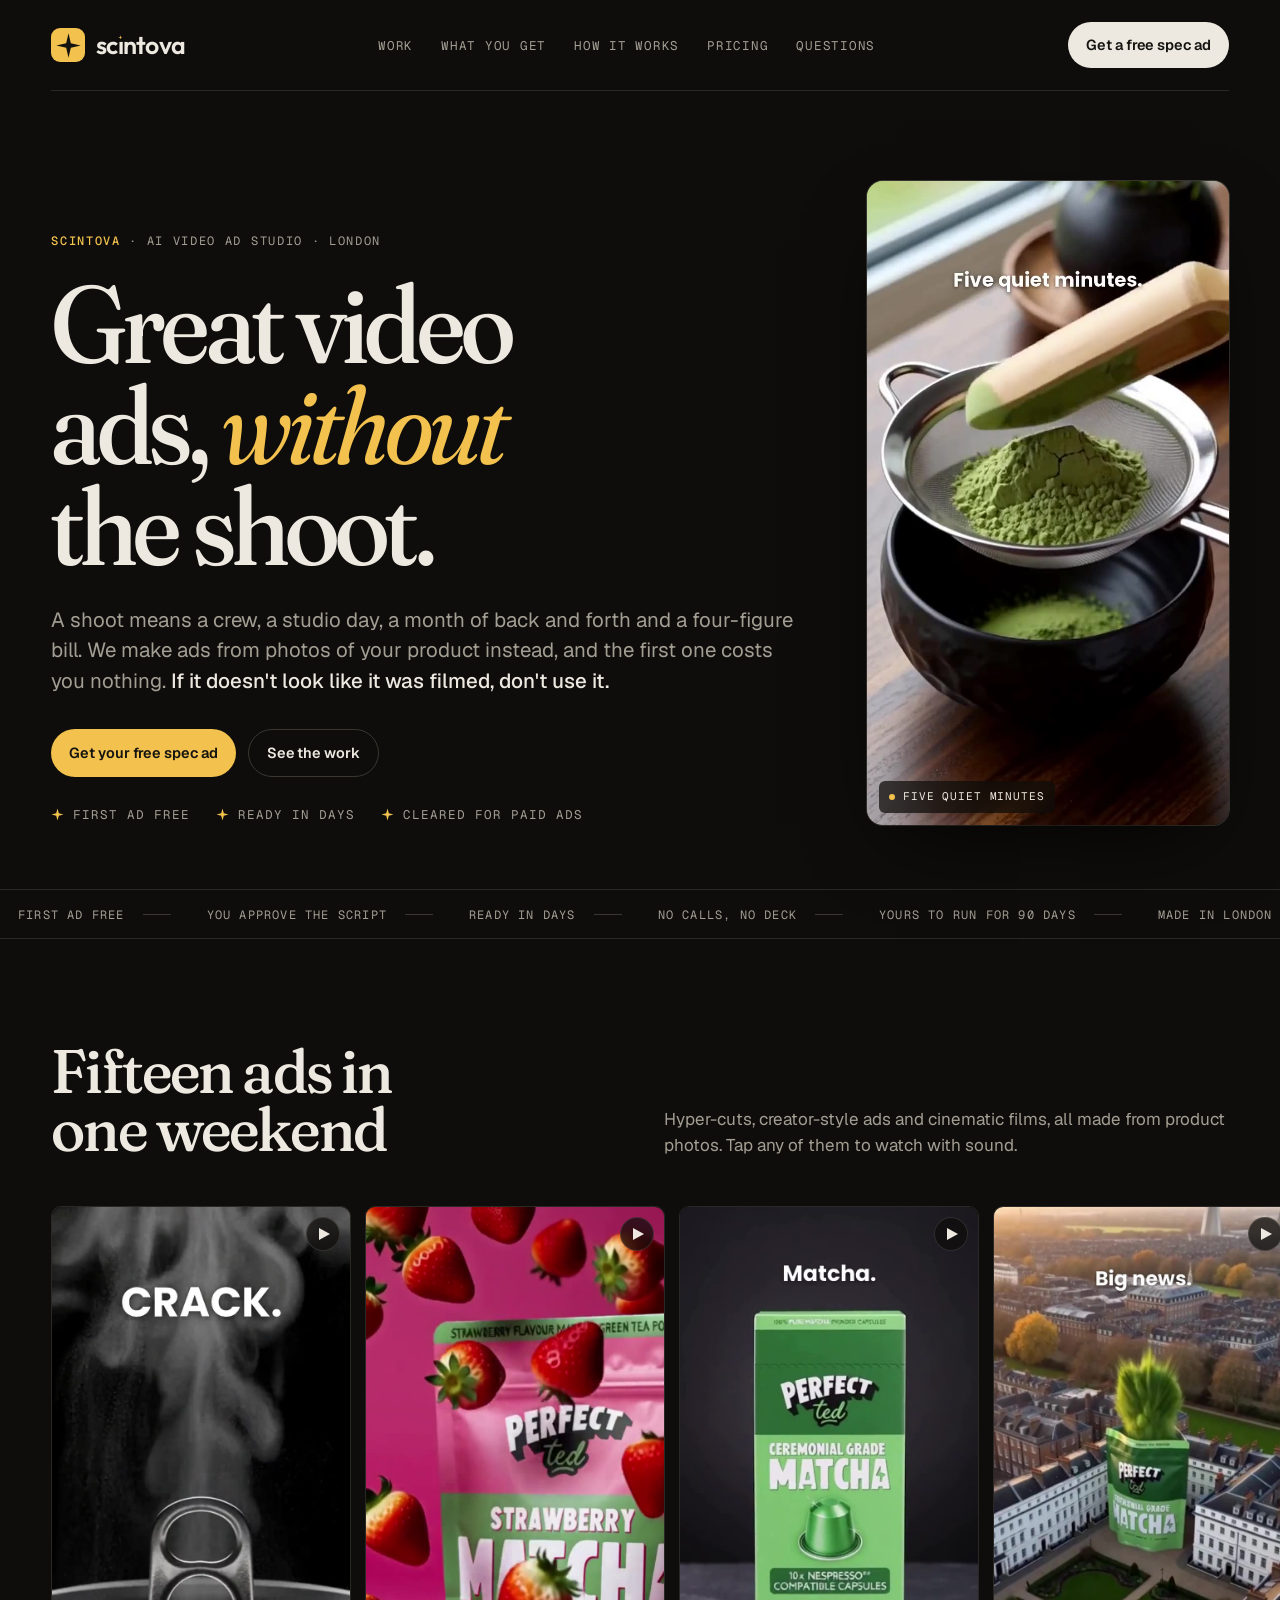
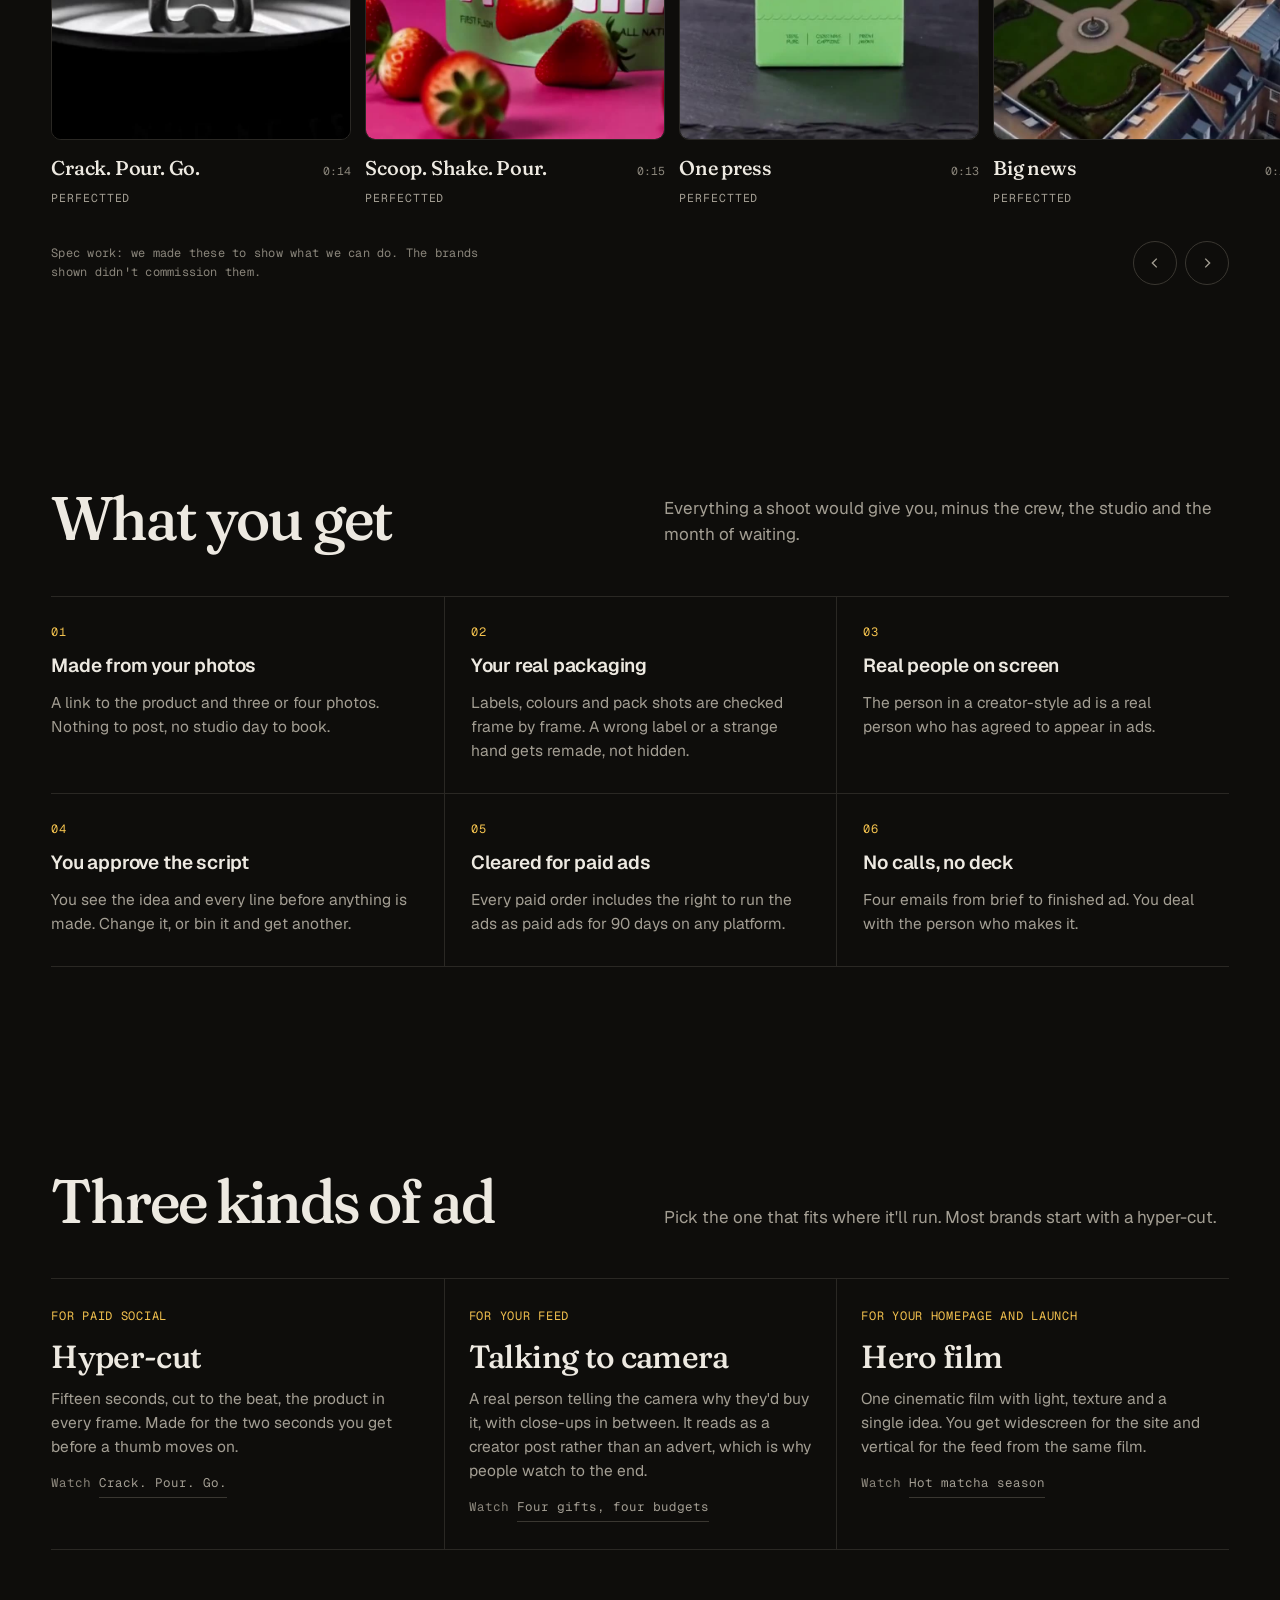
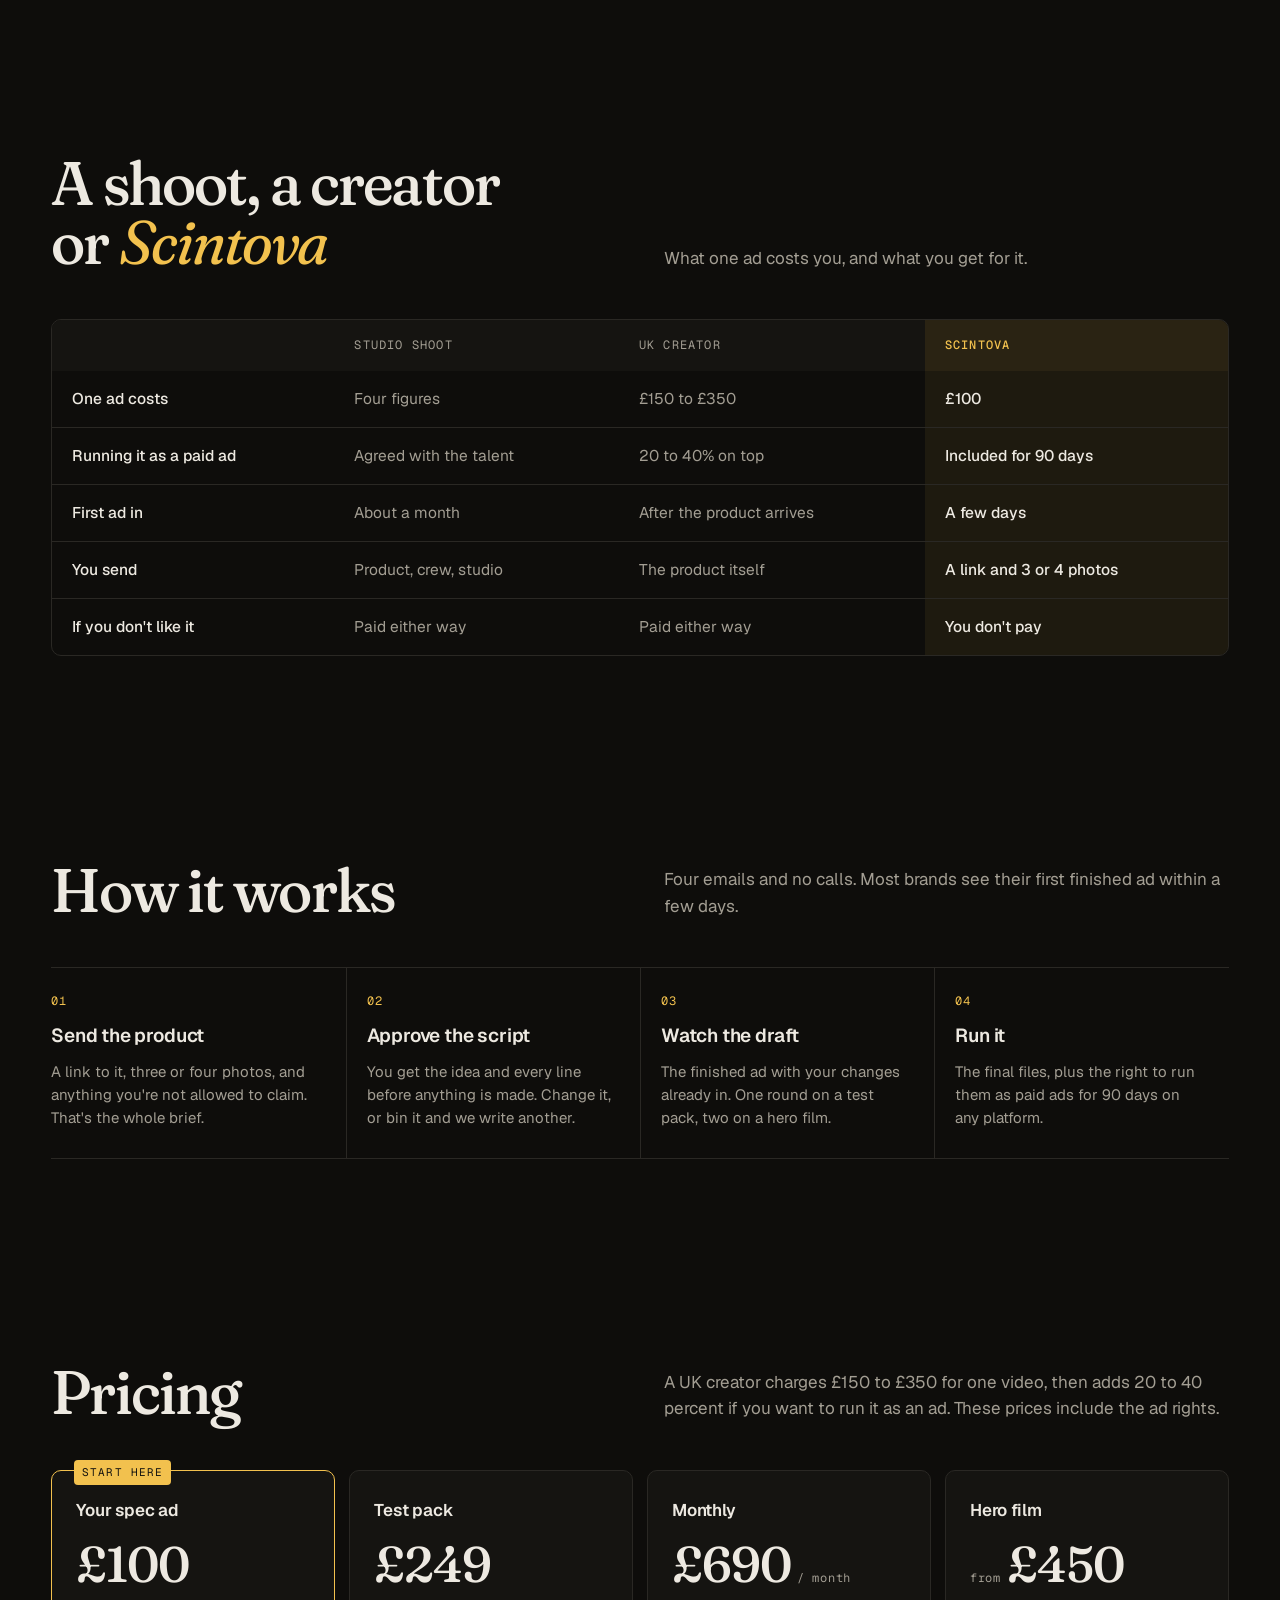
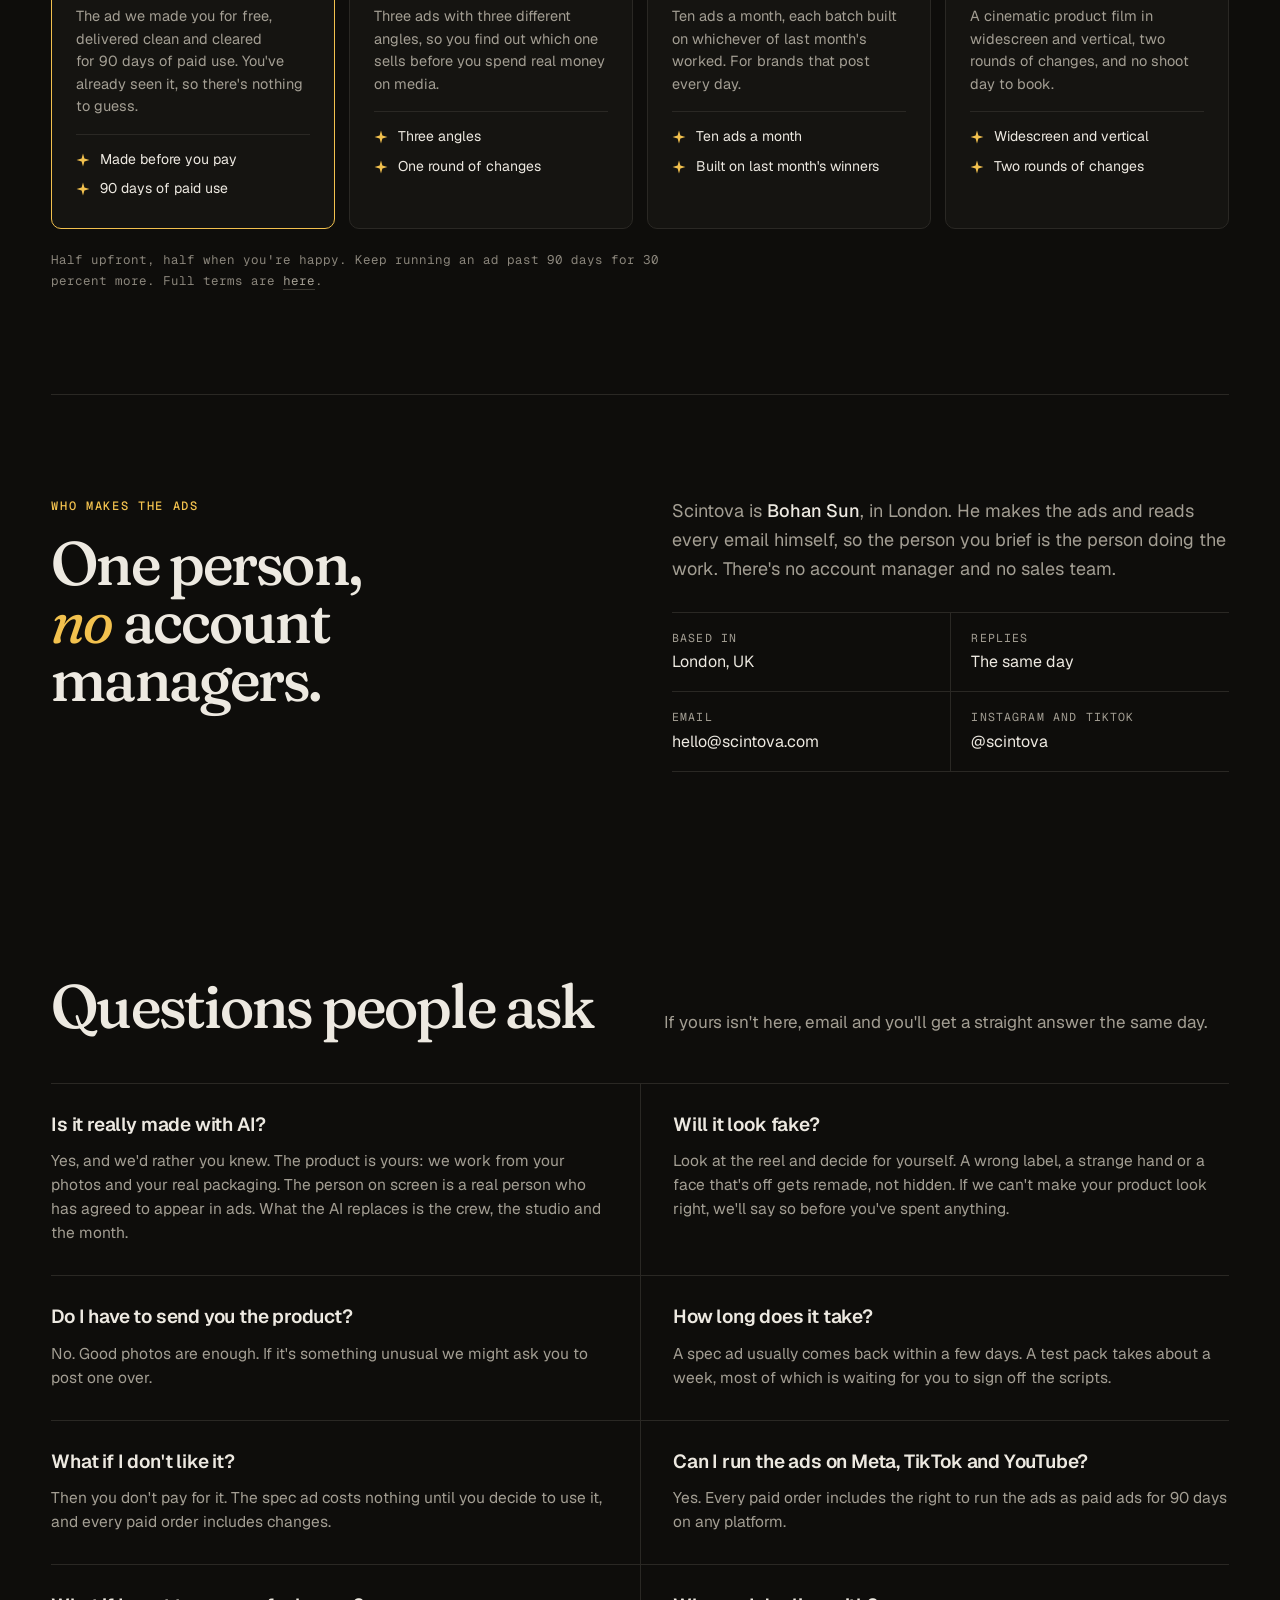
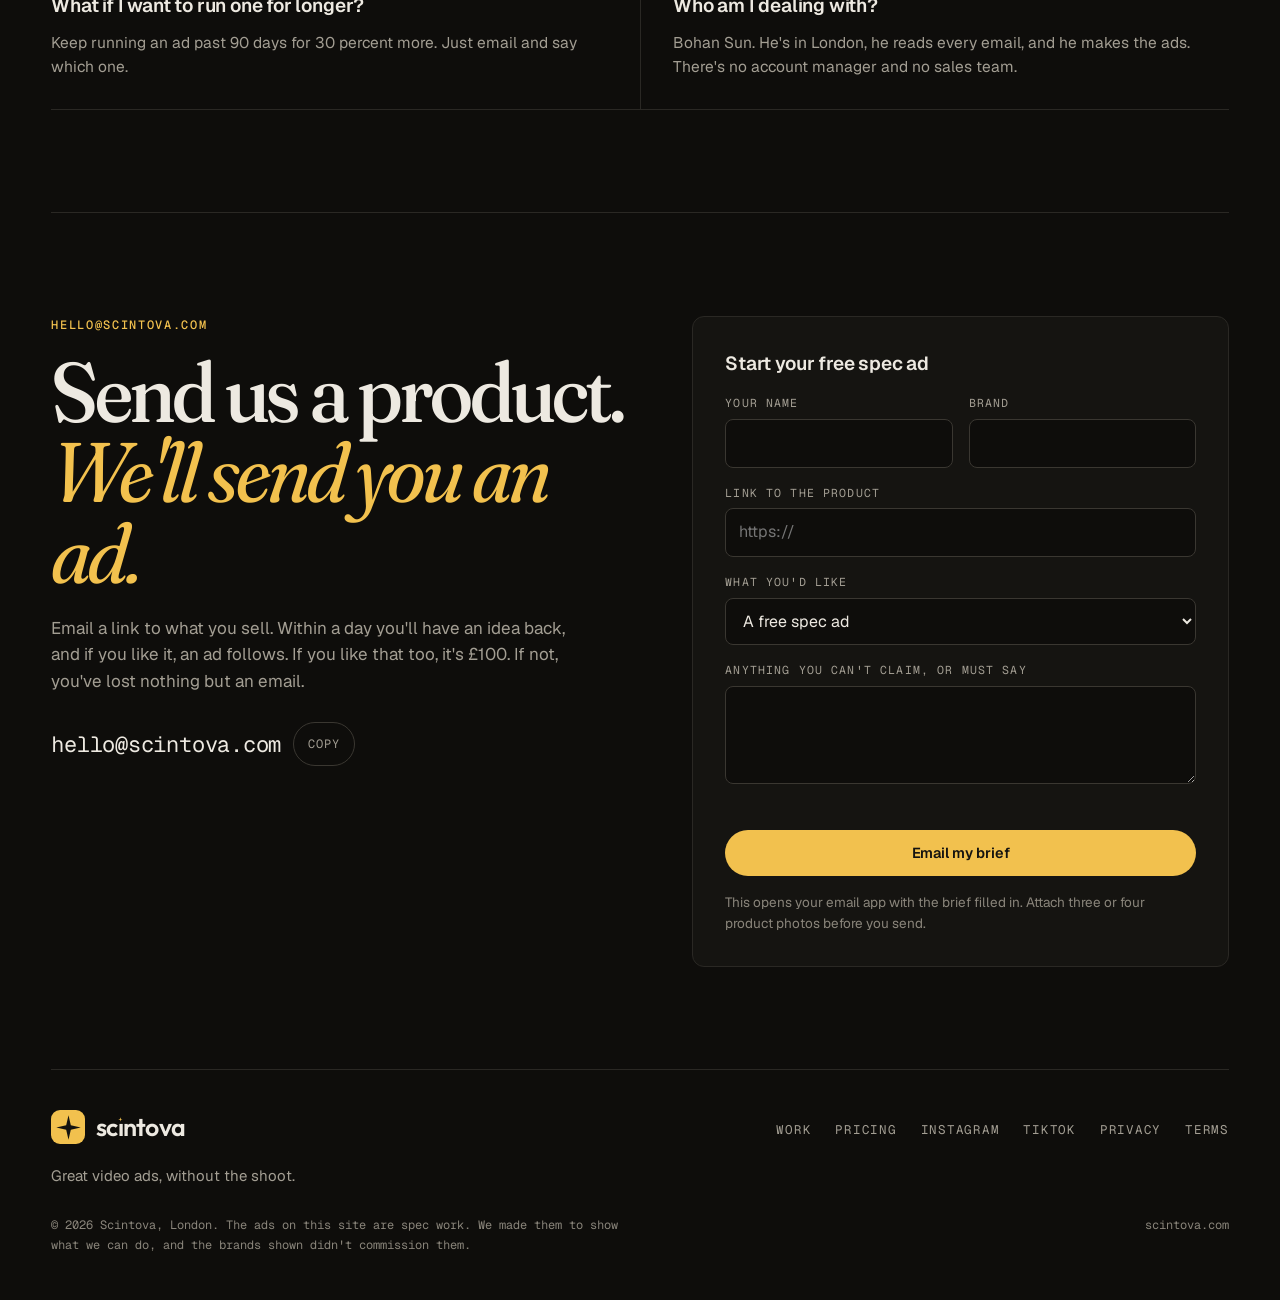
<file: index.html>
<!doctype html>
<html lang="en-GB">
<head>
<meta charset="utf-8">
<meta name="viewport" content="width=device-width,initial-scale=1,viewport-fit=cover">
<title>Scintova | Video ads without the shoot | London</title>
<meta name="description" content="Scintova makes scroll-stopping video ads from photos of your product. Real people, your real packaging, no shoot. Your first ad is free. Based in London.">
<link rel="canonical" href="https://scintova.com/">
<meta name="theme-color" content="#0E0D0B">
<link rel="icon" href="favicon.svg" type="image/svg+xml">
<link rel="icon" href="favicon-32.png" sizes="32x32" type="image/png">
<link rel="apple-touch-icon" href="apple-touch-icon.png">
<meta property="og:type" content="website">
<meta property="og:site_name" content="Scintova">
<meta property="og:url" content="https://scintova.com/">
<meta property="og:title" content="Scintova | Great video ads, without the shoot">
<meta property="og:description" content="Video ads made from photos of your product. Your first ad is free. Based in London.">
<meta property="og:image" content="https://scintova.com/assets/og.jpg">
<meta property="og:image:width" content="1200">
<meta property="og:image:height" content="630">
<meta property="og:locale" content="en_GB">
<meta name="twitter:card" content="summary_large_image">
<meta name="twitter:title" content="Scintova | Great video ads, without the shoot">
<meta name="twitter:description" content="Video ads made from photos of your product. Your first ad is free. Based in London.">
<meta name="twitter:image" content="https://scintova.com/assets/og.jpg">
<link rel="preload" href="assets/fonts/fraunces.woff2" as="font" type="font/woff2" crossorigin>
<link rel="preload" href="assets/fonts/geist.woff2" as="font" type="font/woff2" crossorigin>
<link rel="stylesheet" href="assets/site.css">
<script type="application/ld+json">
{"@context":"https://schema.org","@type":"Organization","name":"Scintova","url":"https://scintova.com/","logo":"https://scintova.com/assets/icon-512.png","email":"hello@scintova.com","description":"AI video ad studio making ads from photos of your product.","address":{"@type":"PostalAddress","addressLocality":"London","addressCountry":"GB"},"founder":{"@type":"Person","name":"Bohan Sun"},"sameAs":["https://www.instagram.com/scintova/","https://www.tiktok.com/@scintova"]}
</script>
<style>
  /* hero */
  .hero{display:grid;grid-template-columns:minmax(0,1.35fr) minmax(280px,.65fr);gap:clamp(28px,5vw,72px);align-items:end;padding-block:clamp(40px,7vw,96px) clamp(36px,5vw,64px)}
  .hero h1{font-family:var(--serif);font-weight:500;font-size:clamp(56px,8.6vw,138px);line-height:.92;letter-spacing:-.035em;margin-top:22px}
  .hero h1 em{font-style:italic;font-weight:400;color:var(--spark)}
  .lede{max-width:56ch;margin-top:28px;font-size:clamp(17px,1.6vw,21px);line-height:1.5;color:var(--ink2);text-wrap:pretty}
  .lede strong{color:var(--ink);font-weight:500}
  .hero-actions{display:flex;flex-wrap:wrap;gap:12px;margin-top:32px}
  .proof{display:flex;flex-wrap:wrap;gap:10px 26px;margin-top:28px;font-family:var(--mono);font-size:12.5px;letter-spacing:.08em;text-transform:uppercase;color:var(--ink2)}
  .proof li{display:inline-flex;align-items:center;gap:9px}
  .proof svg{width:13px;height:13px;flex:none}
  .phone{position:relative;aspect-ratio:9/16;width:100%;border-radius:16px;overflow:hidden;background:#000;box-shadow:0 30px 80px -30px rgba(0,0,0,.9),0 0 0 1px var(--line2)}
  .phone video,.phone img{position:absolute;inset:0;width:100%;height:100%;object-fit:cover;display:block}
  .phone .tag{position:absolute;left:12px;bottom:12px;display:flex;gap:8px;align-items:center;font-family:var(--mono);font-size:11px;letter-spacing:.08em;text-transform:uppercase;background:rgba(14,13,11,.72);backdrop-filter:blur(8px);padding:7px 10px;border-radius:6px;color:var(--ink)}
  .phone .tag i{width:6px;height:6px;border-radius:50%;background:var(--spark);display:inline-block}
  @media (max-width:860px){.hero{grid-template-columns:1fr;align-items:start}.phone{max-width:320px}}

  /* ticker */
  .ticker{border-top:1px solid var(--line);border-bottom:1px solid var(--line);overflow:hidden;white-space:nowrap;padding-block:12px;margin-inline:calc(var(--gutter) * -1)}
  .ticker-track{display:inline-flex;animation:ticker 48s linear infinite}
  .ticker span{display:inline-flex;align-items:center;gap:18px;padding-inline:18px;font-family:var(--mono);font-size:12px;letter-spacing:.1em;text-transform:uppercase;color:var(--ink2)}
  .ticker span::after{content:"";width:28px;height:1px;background:var(--line2);display:inline-block}
  @keyframes ticker{to{transform:translateX(-50%)}}

  /* reel */
  .reel-wrap{margin-inline:calc(var(--gutter) * -1)}
  .reel{display:flex;gap:14px;overflow-x:auto;scroll-snap-type:x mandatory;padding-inline:var(--gutter);scroll-padding-inline:var(--gutter);padding-bottom:14px;scrollbar-width:none;-webkit-overflow-scrolling:touch}
  .reel::-webkit-scrollbar{display:none}
  .card{flex:none;width:clamp(228px,24vw,300px);scroll-snap-align:start;text-align:left}
  .card .frame{display:block;position:relative;aspect-ratio:9/16;border-radius:10px;overflow:hidden;background:#000;border:1px solid var(--line);transition:transform .35s cubic-bezier(.2,.7,.2,1),border-color .2s}
  .card:hover .frame{transform:translateY(-4px);border-color:var(--line2)}
  .card video,.card img{position:absolute;inset:0;width:100%;height:100%;object-fit:cover;display:block}
  .card video{opacity:0;transition:opacity .4s}
  .card.playing video{opacity:1}
  .card .play{position:absolute;right:10px;top:10px;width:34px;height:34px;border-radius:50%;background:rgba(14,13,11,.72);backdrop-filter:blur(6px);display:grid;place-items:center;border:1px solid rgba(255,255,255,.12)}
  .card .play svg{width:12px;height:12px;fill:var(--ink);margin-left:2px}
  .card .meta{display:grid;grid-template-columns:1fr auto;gap:6px 12px;padding-top:12px;align-items:baseline}
  .card .meta .t{font-family:var(--serif);font-weight:500;font-size:20px;letter-spacing:-.01em}
  .card .meta .b{font-family:var(--mono);font-size:11.5px;letter-spacing:.08em;text-transform:uppercase;color:var(--ink2);grid-column:1}
  .card .meta .d{font-family:var(--mono);font-size:11.5px;color:var(--mute);font-variant-numeric:tabular-nums}
  .reel-note{display:flex;flex-wrap:wrap;justify-content:space-between;align-items:center;gap:12px 24px;margin-top:20px;font-family:var(--mono);font-size:12px;color:var(--mute);letter-spacing:.02em}
  .reel-note p{max-width:62ch}
  .arrows{display:flex;gap:8px}
  .arrows button{width:44px;height:44px;border:1px solid var(--line2);border-radius:50%;display:grid;place-items:center;color:var(--ink2)}
  .arrows button:hover{color:var(--ink);border-color:var(--ink)}
  .arrows svg{width:14px;height:14px;fill:none;stroke:currentColor;stroke-width:1.6}

  /* what you get */
  .perks{display:grid;grid-template-columns:repeat(3,minmax(0,1fr));border-top:1px solid var(--line)}
  .perk{padding:26px 26px 30px 0;border-bottom:1px solid var(--line);display:grid;gap:10px;align-content:start}
  .perk:not(:nth-child(3n+1)){padding-left:26px;border-left:1px solid var(--line)}
  .perk .n{font-family:var(--mono);font-size:12px;letter-spacing:.08em;color:var(--spark)}
  .perk h3{font-size:19px;font-weight:600;letter-spacing:-.01em}
  .perk p{color:var(--ink2);font-size:15.5px;text-wrap:pretty}
  @media (max-width:900px){.perks{grid-template-columns:1fr}.perk,.perk:not(:nth-child(3n+1)){padding-left:0;border-left:0}}

  /* formats */
  .formats{display:grid;grid-template-columns:repeat(3,minmax(0,1fr));border-top:1px solid var(--line)}
  .fmt{padding:28px 24px 32px 0;border-bottom:1px solid var(--line);display:grid;gap:14px;align-content:start}
  .fmt + .fmt{padding-left:24px;border-left:1px solid var(--line)}
  .fmt h3{font-family:var(--serif);font-weight:500;font-size:32px;letter-spacing:-.02em;line-height:1.05}
  .fmt .spec{font-family:var(--mono);font-size:12px;letter-spacing:.06em;color:var(--spark);text-transform:uppercase}
  .fmt p{color:var(--ink2);font-size:15.5px;text-wrap:pretty}
  .fmt .eg{font-family:var(--mono);font-size:12.5px;color:var(--mute)}
  .fmt .eg a{color:var(--ink2);border-bottom:1px solid var(--line2);padding-block:6px}
  .fmt .eg a:hover{color:var(--ink);border-color:var(--ink)}
  @media (max-width:860px){.formats{grid-template-columns:1fr}.fmt + .fmt{padding-left:0;border-left:0}}

  /* compare */
  .table-wrap{overflow-x:auto;border:1px solid var(--line);border-radius:10px}
  .compare{width:100%;min-width:640px;border-collapse:collapse;font-size:15.5px}
  .compare th,.compare td{padding:16px 20px;text-align:left;border-bottom:1px solid var(--line);vertical-align:top}
  .compare tr:last-child th,.compare tr:last-child td{border-bottom:0}
  .compare thead th{font-family:var(--mono);font-size:12px;font-weight:400;letter-spacing:.1em;text-transform:uppercase;color:var(--ink2);background:var(--bg2)}
  .compare tbody th{font-weight:500;color:var(--ink);width:24%}
  .compare td{color:var(--ink2)}
  .compare .us{background:rgba(242,193,78,.07);color:var(--ink);font-weight:500}
  .compare thead .us{color:var(--spark);background:rgba(242,193,78,.12)}
  @media (max-width:640px){
    .compare{min-width:0}
    .compare thead{position:absolute;width:1px;height:1px;overflow:hidden;clip-path:inset(50%);white-space:nowrap}
    .compare,.compare tbody,.compare tr,.compare tbody th{display:block}
    .compare tr{padding:18px 18px 14px;border-bottom:1px solid var(--line)}
    .compare tr:last-child{border-bottom:0}
    .compare tbody th,.compare tr:last-child th{width:auto;padding:0 0 8px;border:0;font-size:16px}
    .compare td,.compare tr:last-child td{display:grid;grid-template-columns:7.2em 1fr;gap:12px;align-items:baseline;padding:7px 0;border:0;font-size:15px}
    .compare td::before{content:attr(data-label);font-family:var(--mono);font-size:11px;letter-spacing:.08em;text-transform:uppercase;color:var(--mute)}
    .compare td.us,.compare tr:last-child td.us{margin:4px -10px 0;padding:9px 10px;border-radius:6px;background:rgba(242,193,78,.09)}
    .compare td.us::before{color:var(--spark)}
  }

  /* process */
  .steps{display:grid;grid-template-columns:repeat(4,minmax(0,1fr));border-top:1px solid var(--line)}
  .step{padding:24px 20px 28px 0;border-bottom:1px solid var(--line);display:grid;gap:10px;align-content:start}
  .step + .step{padding-left:20px;border-left:1px solid var(--line)}
  .step .n{font-family:var(--mono);font-size:12px;letter-spacing:.08em;color:var(--spark)}
  .step h3{font-size:19px;font-weight:600;letter-spacing:-.01em}
  .step p{color:var(--ink2);font-size:15px;text-wrap:pretty}
  @media (max-width:1000px){.steps{grid-template-columns:repeat(2,minmax(0,1fr))}.step:nth-child(odd){padding-left:0;border-left:0}.step:nth-child(even){padding-left:20px;border-left:1px solid var(--line)}}
  @media (max-width:560px){.steps{grid-template-columns:1fr}.step,.step + .step{padding-left:0;border-left:0}}

  /* pricing */
  .offers{display:grid;grid-template-columns:repeat(4,minmax(0,1fr));gap:14px}
  .offer{border:1px solid var(--line);background:var(--bg2);padding:26px 24px 28px;display:grid;gap:16px;align-content:start;border-radius:10px;position:relative}
  .offer.hot{border-color:var(--spark)}
  .offer .flag{position:absolute;top:-11px;left:22px;background:var(--spark);color:#151410;font-family:var(--mono);font-size:11px;letter-spacing:.1em;text-transform:uppercase;padding:4px 8px;border-radius:4px}
  .offer h3{font-size:17px;font-weight:600;letter-spacing:-.01em}
  .offer .price{font-family:var(--serif);font-weight:500;font-size:50px;line-height:1;letter-spacing:-.02em;font-variant-numeric:tabular-nums}
  .offer .price small{font-family:var(--mono);font-size:12px;letter-spacing:.06em;color:var(--ink2);margin-left:6px;font-weight:400}
  .offer p{color:var(--ink2);font-size:14.5px;text-wrap:pretty}
  .offer ul{display:grid;gap:8px;padding-top:14px;border-top:1px solid var(--line)}
  .offer li{display:flex;gap:10px;font-size:14px;color:var(--ink)}
  .offer li svg{width:14px;height:14px;flex:none;margin-top:4px}
  .terms{margin-top:20px;font-family:var(--mono);font-size:12.5px;color:var(--mute);line-height:1.7;max-width:80ch}
  @media (max-width:1100px){.offers{grid-template-columns:repeat(2,minmax(0,1fr))}}
  @media (max-width:560px){.offers{grid-template-columns:1fr}}

  /* about */
  .about{display:grid;grid-template-columns:minmax(0,1fr) minmax(0,1fr);gap:32px 64px;border-top:1px solid var(--line);align-items:start}
  .about h2{font-family:var(--serif);font-weight:500;font-size:clamp(38px,4.8vw,66px);line-height:.95;letter-spacing:-.03em;margin-top:18px}
  .about h2 em{font-style:italic;font-weight:400;color:var(--spark)}
  .about .body p{color:var(--ink2);font-size:18px;line-height:1.6;text-wrap:pretty}
  .about .body p strong{color:var(--ink);font-weight:500}
  .facts{display:grid;grid-template-columns:repeat(2,minmax(0,1fr));margin-top:28px;border-top:1px solid var(--line)}
  .facts li{display:grid;gap:4px;padding:16px 0;border-bottom:1px solid var(--line);font-size:16px}
  .facts li:nth-child(even){padding-left:20px;border-left:1px solid var(--line)}
  .facts li span{font-family:var(--mono);font-size:11.5px;letter-spacing:.1em;text-transform:uppercase;color:var(--ink2)}
  .facts a:hover{color:var(--spark)}
  @media (max-width:860px){.about{grid-template-columns:1fr}}

  /* faq */
  .faq{display:grid;grid-template-columns:repeat(2,minmax(0,1fr));border-top:1px solid var(--line)}
  .qa{padding:26px 32px 30px 0;border-bottom:1px solid var(--line);display:grid;gap:10px;align-content:start}
  .qa:nth-child(even){padding-left:32px;padding-right:0;border-left:1px solid var(--line)}
  .qa h3{font-size:19px;font-weight:600;letter-spacing:-.01em}
  .qa p{color:var(--ink2);font-size:15.5px;text-wrap:pretty;max-width:60ch}
  @media (max-width:760px){.faq{grid-template-columns:1fr}.qa:nth-child(even){padding-left:0;border-left:0}}

  /* contact */
  .contact{border-top:1px solid var(--line);display:grid;grid-template-columns:minmax(0,1.05fr) minmax(0,.95fr);gap:48px;align-items:start}
  .contact h2{font-family:var(--serif);font-weight:500;font-size:clamp(46px,6.6vw,104px);line-height:.95;letter-spacing:-.035em;margin-top:18px}
  .contact h2 em{font-style:italic;font-weight:400;color:var(--spark)}
  .contact .intro{color:var(--ink2);font-size:17px;max-width:48ch;margin-top:22px;text-wrap:pretty}
  .email{display:flex;flex-wrap:wrap;align-items:center;gap:12px;margin-top:28px}
  .email code{font-family:var(--mono);font-size:clamp(16px,2vw,22px);color:var(--ink);user-select:all;letter-spacing:-.01em}
  .email button{min-height:44px;font-family:var(--mono);font-size:12px;letter-spacing:.08em;text-transform:uppercase;border:1px solid var(--line2);padding:9px 14px;border-radius:999px;color:var(--ink2)}
  .email button:hover{color:var(--ink);border-color:var(--ink)}
  .brief{display:grid;gap:16px;background:var(--bg2);border:1px solid var(--line);border-radius:12px;padding:clamp(20px,3vw,32px)}
  .brief h3{font-size:19px;font-weight:600;letter-spacing:-.01em}
  .brief .row2{display:grid;grid-template-columns:repeat(2,minmax(0,1fr));gap:16px}
  .brief label{display:grid;gap:7px;font-family:var(--mono);font-size:11.5px;letter-spacing:.1em;text-transform:uppercase;color:var(--ink2)}
  .brief input,.brief select,.brief textarea{width:100%;min-height:46px;background:var(--bg);border:1px solid var(--line2);border-radius:8px;padding:11px 13px;font-family:var(--body);font-size:16px;letter-spacing:0;text-transform:none;color:var(--ink)}
  .brief textarea{resize:vertical;min-height:92px}
  .brief input:focus,.brief select:focus,.brief textarea:focus{outline:2px solid var(--spark);outline-offset:1px;border-color:transparent}
  .brief .note{font-size:13.5px;color:var(--mute)}
  .brief .err{font-size:13.5px;color:#F59E8B;min-height:1em}
  @media (max-width:900px){.contact{grid-template-columns:1fr}}
  @media (max-width:520px){.brief .row2{grid-template-columns:1fr}}

  /* lightbox */
  .lb{position:fixed;inset:0;background:rgba(8,8,7,.92);backdrop-filter:blur(10px);display:grid;place-items:center;z-index:50;padding:20px;padding-top:calc(20px + env(safe-area-inset-top,0px));padding-bottom:calc(20px + env(safe-area-inset-bottom,0px))}
  .lb[hidden]{display:none}
  .lb .box{position:relative;height:min(88vh,1000px);aspect-ratio:9/16;max-width:100%;border-radius:12px;overflow:hidden;background:#000;box-shadow:0 40px 120px -40px #000}
  .lb video{width:100%;height:100%;object-fit:contain;display:block;background:#000}
  .lb .close{position:fixed;top:calc(18px + env(safe-area-inset-top,0px));right:22px;width:44px;height:44px;border-radius:50%;background:rgba(255,255,255,.08);border:1px solid rgba(255,255,255,.14);display:grid;place-items:center;color:var(--ink)}
  .lb .close svg{width:16px;height:16px;stroke:currentColor;stroke-width:1.8;fill:none}
  .lb .cap{position:fixed;left:50%;transform:translateX(-50%);bottom:calc(22px + env(safe-area-inset-bottom,0px));font-family:var(--mono);font-size:12px;letter-spacing:.08em;text-transform:uppercase;color:var(--ink2);white-space:nowrap}

  @media (prefers-reduced-motion:reduce){.ticker-track{animation:none}.card:hover .frame{transform:none}html{scroll-behavior:auto}}
</style>
</head>
<body>
<a class="skip" href="#main">Skip to content</a>
<svg width="0" height="0" style="position:absolute" aria-hidden="true">
  <symbol id="spark" viewBox="0 0 100 100"><path d="M50 4 L60 40 L96 50 L60 60 L50 96 L40 60 L4 50 L40 40 Z"/></symbol>
</svg>
<div class="wrap">
  <header class="nav">
    <a class="mark" href="#top" aria-label="Scintova, back to top">
      <span class="tile" aria-hidden="true"><svg viewBox="0 0 100 100"><path d="M50 8 L58 42 L92 50 L58 58 L50 92 L42 58 L8 50 L42 42 Z" fill="#141310"/></svg></span>
      <span class="word" aria-hidden="true">sc<span class="i"><b>i</b><span>ı</span><svg viewBox="0 0 100 100"><path d="M50 4 L60 40 L96 50 L60 60 L50 96 L40 60 L4 50 L40 40 Z" fill="#F2C14E"/></svg></span>ntova</span>
    </a>
    <nav aria-label="Main">
      <ul>
        <li><a href="#work">Work</a></li>
        <li><a href="#included">What you get</a></li>
        <li><a href="#process">How it works</a></li>
        <li><a href="#pricing">Pricing</a></li>
        <li><a href="#faq">Questions</a></li>
      </ul>
    </nav>
    <a class="cta" href="#contact">Get a free spec ad</a>
  </header>

  <main id="main">
  <section class="hero" id="top">
    <div>
      <p class="eyebrow"><b>Scintova</b> · AI video ad studio · London</p>
      <h1>Great video<br>ads, <em>without</em><br>the shoot.</h1>
      <p class="lede">A shoot means a crew, a studio day, a month of back and forth and a four-figure bill. We make ads from photos of your product instead, and the first one costs you nothing. <strong>If it doesn't look like it was filmed, don't use it.</strong></p>
      <div class="hero-actions">
        <a class="cta gold" href="#contact">Get your free spec ad</a>
        <a class="cta ghost" href="#work">See the work</a>
      </div>
      <ul class="proof">
        <li><svg aria-hidden="true" fill="#F2C14E"><use href="#spark"/></svg>First ad free</li>
        <li><svg aria-hidden="true" fill="#F2C14E"><use href="#spark"/></svg>Ready in days</li>
        <li><svg aria-hidden="true" fill="#F2C14E"><use href="#spark"/></svg>Cleared for paid ads</li>
      </ul>
    </div>
    <div class="phone">
      <img src="reel/pmE_ritual.jpg" alt="Matcha powder being sifted into a black bowl" width="720" height="1280">
      <video muted playsinline loop preload="none" poster="reel/pmE_ritual.jpg" data-src="reel/pmE_ritual.mp4" aria-label="Five quiet minutes, spec film"></video>
      <div class="tag"><i></i> Five quiet minutes</div>
    </div>
  </section>

  <div class="ticker" aria-hidden="true"><div class="ticker-track" id="ticker">
    <span>First ad free</span><span>You approve the script</span><span>Ready in days</span><span>No calls, no deck</span><span>Yours to run for 90 days</span><span>Made in London</span>
  </div></div>

  <section id="work">
    <div class="sec-head">
      <h2>Fifteen ads in<br>one weekend</h2>
      <p>Hyper-cuts, creator-style ads and cinematic films, all made from product photos. Tap any of them to watch with sound.</p>
    </div>
    <div class="reel-wrap"><div class="reel" id="reel">
      <button class="card" type="button" data-src="reel/pmN_crack_pour_go.mp4" data-title="Crack. Pour. Go." data-brand="PerfectTed"><span class="frame"><img src="reel/pmN_crack_pour_go.jpg" alt="" loading="lazy" width="720" height="1280"><video muted playsinline loop preload="none" data-src="reel/pmN_crack_pour_go.mp4"></video><span class="play"><svg viewBox="0 0 12 12"><path d="M1 0v12l11-6z"/></svg></span></span><span class="meta"><span class="t">Crack. Pour. Go.</span><span class="d">0:14</span><span class="b">PerfectTed</span></span></button>
      <button class="card" type="button" data-src="reel/pmO_just_add_milk.mp4" data-title="Scoop. Shake. Pour." data-brand="PerfectTed"><span class="frame"><img src="reel/pmO_just_add_milk.jpg" alt="" loading="lazy" width="720" height="1280"><video muted playsinline loop preload="none" data-src="reel/pmO_just_add_milk.mp4"></video><span class="play"><svg viewBox="0 0 12 12"><path d="M1 0v12l11-6z"/></svg></span></span><span class="meta"><span class="t">Scoop. Shake. Pour.</span><span class="d">0:15</span><span class="b">PerfectTed</span></span></button>
      <button class="card" type="button" data-src="reel/pmK_one_press.mp4" data-title="One press" data-brand="PerfectTed"><span class="frame"><img src="reel/pmK_one_press.jpg" alt="" loading="lazy" width="720" height="1280"><video muted playsinline loop preload="none" data-src="reel/pmK_one_press.mp4"></video><span class="play"><svg viewBox="0 0 12 12"><path d="M1 0v12l11-6z"/></svg></span></span><span class="meta"><span class="t">One press</span><span class="d">0:13</span><span class="b">PerfectTed</span></span></button>
      <button class="card" type="button" data-src="reel/pmG_surreal.mp4" data-title="Big news" data-brand="PerfectTed"><span class="frame"><img src="reel/pmG_surreal.jpg" alt="" loading="lazy" width="720" height="1280"><video muted playsinline loop preload="none" data-src="reel/pmG_surreal.mp4"></video><span class="play"><svg viewBox="0 0 12 12"><path d="M1 0v12l11-6z"/></svg></span></span><span class="meta"><span class="t">Big news</span><span class="d">0:14</span><span class="b">PerfectTed</span></span></button>
      <button class="card" type="button" data-src="reel/pmE_ritual.mp4" data-title="Five quiet minutes" data-brand="PerfectTed"><span class="frame"><img src="reel/pmE_ritual.jpg" alt="" loading="lazy" width="720" height="1280"><video muted playsinline loop preload="none" data-src="reel/pmE_ritual.mp4"></video><span class="play"><svg viewBox="0 0 12 12"><path d="M1 0v12l11-6z"/></svg></span></span><span class="meta"><span class="t">Five quiet minutes</span><span class="d">0:16</span><span class="b">PerfectTed</span></span></button>
      <button class="card" type="button" data-src="reel/pmL_hot_matcha_season.mp4" data-title="Hot matcha season" data-brand="PerfectTed"><span class="frame"><img src="reel/pmL_hot_matcha_season.jpg" alt="" loading="lazy" width="720" height="1280"><video muted playsinline loop preload="none" data-src="reel/pmL_hot_matcha_season.mp4"></video><span class="play"><svg viewBox="0 0 12 12"><path d="M1 0v12l11-6z"/></svg></span></span><span class="meta"><span class="t">Hot matcha season</span><span class="d">0:26</span><span class="b">PerfectTed</span></span></button>
      <button class="card" type="button" data-src="reel/pmM_four_gifts.mp4" data-title="Four gifts, four budgets" data-brand="PerfectTed"><span class="frame"><img src="reel/pmM_four_gifts.jpg" alt="" loading="lazy" width="720" height="1280"><video muted playsinline loop preload="none" data-src="reel/pmM_four_gifts.mp4"></video><span class="play"><svg viewBox="0 0 12 12"><path d="M1 0v12l11-6z"/></svg></span></span><span class="meta"><span class="t">Four gifts, four budgets</span><span class="d">0:28</span><span class="b">PerfectTed</span></span></button>
      <button class="card" type="button" data-src="reel/pmH_just_add_milk.mp4" data-title="Just add milk" data-brand="PerfectTed"><span class="frame"><img src="reel/pmH_just_add_milk.jpg" alt="" loading="lazy" width="720" height="1280"><video muted playsinline loop preload="none" data-src="reel/pmH_just_add_milk.mp4"></video><span class="play"><svg viewBox="0 0 12 12"><path d="M1 0v12l11-6z"/></svg></span></span><span class="meta"><span class="t">Just add milk</span><span class="d">0:18</span><span class="b">PerfectTed</span></span></button>
      <button class="card" type="button" data-src="reel/pmJ_matcha_set.mp4" data-title="Matcha at home" data-brand="PerfectTed"><span class="frame"><img src="reel/pmJ_matcha_set.jpg" alt="" loading="lazy" width="720" height="1280"><video muted playsinline loop preload="none" data-src="reel/pmJ_matcha_set.mp4"></video><span class="play"><svg viewBox="0 0 12 12"><path d="M1 0v12l11-6z"/></svg></span></span><span class="meta"><span class="t">Matcha at home</span><span class="d">0:24</span><span class="b">PerfectTed</span></span></button>
    </div></div>
    <div class="reel-note">
      <p>Spec work: we made these to show what we can do. The brands shown didn't commission them.</p>
      <span class="arrows"><button type="button" id="prev" aria-label="Scroll the reel back"><svg viewBox="0 0 16 16"><path d="M10 3 5 8l5 5"/></svg></button><button type="button" id="next" aria-label="Scroll the reel forward"><svg viewBox="0 0 16 16"><path d="m6 3 5 5-5 5"/></svg></button></span>
    </div>
  </section>

  <section id="included">
    <div class="sec-head">
      <h2>What you get</h2>
      <p>Everything a shoot would give you, minus the crew, the studio and the month of waiting.</p>
    </div>
    <div class="perks">
      <div class="perk"><span class="n">01</span><h3>Made from your photos</h3><p>A link to the product and three or four photos. Nothing to post, no studio day to book.</p></div>
      <div class="perk"><span class="n">02</span><h3>Your real packaging</h3><p>Labels, colours and pack shots are checked frame by frame. A wrong label or a strange hand gets remade, not hidden.</p></div>
      <div class="perk"><span class="n">03</span><h3>Real people on screen</h3><p>The person in a creator-style ad is a real person who has agreed to appear in ads.</p></div>
      <div class="perk"><span class="n">04</span><h3>You approve the script</h3><p>You see the idea and every line before anything is made. Change it, or bin it and get another.</p></div>
      <div class="perk"><span class="n">05</span><h3>Cleared for paid ads</h3><p>Every paid order includes the right to run the ads as paid ads for 90 days on any platform.</p></div>
      <div class="perk"><span class="n">06</span><h3>No calls, no deck</h3><p>Four emails from brief to finished ad. You deal with the person who makes it.</p></div>
    </div>
  </section>

  <section id="formats">
    <div class="sec-head">
      <h2>Three kinds of ad</h2>
      <p>Pick the one that fits where it'll run. Most brands start with a hyper-cut.</p>
    </div>
    <div class="formats">
      <div class="fmt"><span class="spec">For paid social</span><h3>Hyper-cut</h3><p>Fifteen seconds, cut to the beat, the product in every frame. Made for the two seconds you get before a thumb moves on.</p><span class="eg">Watch <a href="#work" data-open="pmN_crack_pour_go">Crack. Pour. Go.</a></span></div>
      <div class="fmt"><span class="spec">For your feed</span><h3>Talking to camera</h3><p>A real person telling the camera why they'd buy it, with close-ups in between. It reads as a creator post rather than an advert, which is why people watch to the end.</p><span class="eg">Watch <a href="#work" data-open="pmM_four_gifts">Four gifts, four budgets</a></span></div>
      <div class="fmt"><span class="spec">For your homepage and launch</span><h3>Hero film</h3><p>One cinematic film with light, texture and a single idea. You get widescreen for the site and vertical for the feed from the same film.</p><span class="eg">Watch <a href="#work" data-open="pmL_hot_matcha_season">Hot matcha season</a></span></div>
    </div>
  </section>

  <section id="compare">
    <div class="sec-head">
      <h2>A shoot, a creator<br>or <em>Scintova</em></h2>
      <p>What one ad costs you, and what you get for it.</p>
    </div>
    <div class="table-wrap">
      <table class="compare">
        <thead>
          <tr><th scope="col"><span class="sr">Compared on</span></th><th scope="col">Studio shoot</th><th scope="col">UK creator</th><th scope="col" class="us">Scintova</th></tr>
        </thead>
        <tbody>
          <tr><th scope="row">One ad costs</th><td data-label="Studio shoot">Four figures</td><td data-label="UK creator">£150 to £350</td><td data-label="Scintova" class="us">£100</td></tr>
          <tr><th scope="row">Running it as a paid ad</th><td data-label="Studio shoot">Agreed with the talent</td><td data-label="UK creator">20 to 40% on top</td><td data-label="Scintova" class="us">Included for 90 days</td></tr>
          <tr><th scope="row">First ad in</th><td data-label="Studio shoot">About a month</td><td data-label="UK creator">After the product arrives</td><td data-label="Scintova" class="us">A few days</td></tr>
          <tr><th scope="row">You send</th><td data-label="Studio shoot">Product, crew, studio</td><td data-label="UK creator">The product itself</td><td data-label="Scintova" class="us">A link and 3 or 4 photos</td></tr>
          <tr><th scope="row">If you don't like it</th><td data-label="Studio shoot">Paid either way</td><td data-label="UK creator">Paid either way</td><td data-label="Scintova" class="us">You don't pay</td></tr>
        </tbody>
      </table>
    </div>
  </section>

  <section id="process">
    <div class="sec-head">
      <h2>How it works</h2>
      <p>Four emails and no calls. Most brands see their first finished ad within a few days.</p>
    </div>
    <div class="steps">
      <div class="step"><span class="n">01</span><h3>Send the product</h3><p>A link to it, three or four photos, and anything you're not allowed to claim. That's the whole brief.</p></div>
      <div class="step"><span class="n">02</span><h3>Approve the script</h3><p>You get the idea and every line before anything is made. Change it, or bin it and we write another.</p></div>
      <div class="step"><span class="n">03</span><h3>Watch the draft</h3><p>The finished ad with your changes already in. One round on a test pack, two on a hero film.</p></div>
      <div class="step"><span class="n">04</span><h3>Run it</h3><p>The final files, plus the right to run them as paid ads for 90 days on any platform.</p></div>
    </div>
  </section>

  <section id="pricing">
    <div class="sec-head">
      <h2>Pricing</h2>
      <p>A UK creator charges £150 to £350 for one video, then adds 20 to 40 percent if you want to run it as an ad. These prices include the ad rights.</p>
    </div>
    <div class="offers">
      <div class="offer hot"><span class="flag">Start here</span><h3>Your spec ad</h3><div class="price">£100</div><p>The ad we made you for free, delivered clean and cleared for 90 days of paid use. You've already seen it, so there's nothing to guess.</p>
        <ul><li><svg aria-hidden="true" fill="#F2C14E"><use href="#spark"/></svg>Made before you pay</li><li><svg aria-hidden="true" fill="#F2C14E"><use href="#spark"/></svg>90 days of paid use</li></ul></div>
      <div class="offer"><h3>Test pack</h3><div class="price">£249</div><p>Three ads with three different angles, so you find out which one sells before you spend real money on media.</p>
        <ul><li><svg aria-hidden="true" fill="#F2C14E"><use href="#spark"/></svg>Three angles</li><li><svg aria-hidden="true" fill="#F2C14E"><use href="#spark"/></svg>One round of changes</li></ul></div>
      <div class="offer"><h3>Monthly</h3><div class="price">£690<small>/ month</small></div><p>Ten ads a month, each batch built on whichever of last month's worked. For brands that post every day.</p>
        <ul><li><svg aria-hidden="true" fill="#F2C14E"><use href="#spark"/></svg>Ten ads a month</li><li><svg aria-hidden="true" fill="#F2C14E"><use href="#spark"/></svg>Built on last month's winners</li></ul></div>
      <div class="offer"><h3>Hero film</h3><div class="price"><small style="margin:0 6px 0 0">from</small>£450</div><p>A cinematic product film in widescreen and vertical, two rounds of changes, and no shoot day to book.</p>
        <ul><li><svg aria-hidden="true" fill="#F2C14E"><use href="#spark"/></svg>Widescreen and vertical</li><li><svg aria-hidden="true" fill="#F2C14E"><use href="#spark"/></svg>Two rounds of changes</li></ul></div>
    </div>
    <p class="terms">Half upfront, half when you're happy. Keep running an ad past 90 days for 30 percent more. Full terms are <a href="terms.html" style="color:var(--ink2);border-bottom:1px solid var(--line2)">here</a>.</p>
  </section>

  <section class="about" id="about">
    <div>
      <p class="eyebrow"><b>Who makes the ads</b></p>
      <h2>One person,<br><em>no</em> account managers.</h2>
    </div>
    <div class="body">
      <p>Scintova is <strong>Bohan Sun</strong>, in London. He makes the ads and reads every email himself, so the person you brief is the person doing the work. There's no account manager and no sales team.</p>
      <ul class="facts">
        <li><span>Based in</span>London, UK</li>
        <li><span>Replies</span>The same day</li>
        <li><span>Email</span><a href="mailto:hello@scintova.com">hello@scintova.com</a></li>
        <li><span>Instagram and TikTok</span><a href="https://www.instagram.com/scintova/" target="_blank" rel="noopener">@scintova</a></li>
      </ul>
    </div>
  </section>

  <section id="faq">
    <div class="sec-head">
      <h2>Questions people ask</h2>
      <p>If yours isn't here, email and you'll get a straight answer the same day.</p>
    </div>
    <div class="faq">
      <div class="qa"><h3>Is it really made with AI?</h3><p>Yes, and we'd rather you knew. The product is yours: we work from your photos and your real packaging. The person on screen is a real person who has agreed to appear in ads. What the AI replaces is the crew, the studio and the month.</p></div>
      <div class="qa"><h3>Will it look fake?</h3><p>Look at the reel and decide for yourself. A wrong label, a strange hand or a face that's off gets remade, not hidden. If we can't make your product look right, we'll say so before you've spent anything.</p></div>
      <div class="qa"><h3>Do I have to send you the product?</h3><p>No. Good photos are enough. If it's something unusual we might ask you to post one over.</p></div>
      <div class="qa"><h3>How long does it take?</h3><p>A spec ad usually comes back within a few days. A test pack takes about a week, most of which is waiting for you to sign off the scripts.</p></div>
      <div class="qa"><h3>What if I don't like it?</h3><p>Then you don't pay for it. The spec ad costs nothing until you decide to use it, and every paid order includes changes.</p></div>
      <div class="qa"><h3>Can I run the ads on Meta, TikTok and YouTube?</h3><p>Yes. Every paid order includes the right to run the ads as paid ads for 90 days on any platform.</p></div>
      <div class="qa"><h3>What if I want to run one for longer?</h3><p>Keep running an ad past 90 days for 30 percent more. Just email and say which one.</p></div>
      <div class="qa"><h3>Who am I dealing with?</h3><p>Bohan Sun. He's in London, he reads every email, and he makes the ads. There's no account manager and no sales team.</p></div>
    </div>
  </section>

  <section class="contact" id="contact">
    <div>
      <p class="eyebrow"><b>hello@scintova.com</b></p>
      <h2>Send us a product.<br><em>We'll send you an ad.</em></h2>
      <p class="intro">Email a link to what you sell. Within a day you'll have an idea back, and if you like it, an ad follows. If you like that too, it's £100. If not, you've lost nothing but an email.</p>
      <div class="email"><code id="email">hello@scintova.com</code><button type="button" id="copy">Copy</button></div>
    </div>
    <form class="brief" id="brief" novalidate>
      <h3>Start your free spec ad</h3>
      <div class="row2">
        <label>Your name<input name="name" autocomplete="name" required></label>
        <label>Brand<input name="brand" autocomplete="organization"></label>
      </div>
      <label>Link to the product<input name="link" type="url" inputmode="url" placeholder="https://"></label>
      <label>What you'd like
        <select name="want">
          <option>A free spec ad</option>
          <option>Test pack, 3 ads (£249)</option>
          <option>Monthly, 10 ads (£690)</option>
          <option>Hero film (from £450)</option>
        </select>
      </label>
      <label>Anything you can't claim, or must say<textarea name="notes" rows="3"></textarea></label>
      <p class="err" id="briefErr" role="alert"></p>
      <button class="cta gold" type="submit">Email my brief</button>
      <p class="note">This opens your email app with the brief filled in. Attach three or four product photos before you send.</p>
    </form>
  </section>
  </main>

  <footer>
    <div>
      <a class="mark" href="#top" aria-label="Scintova, back to top">
        <span class="tile" aria-hidden="true"><svg viewBox="0 0 100 100"><path d="M50 8 L58 42 L92 50 L58 58 L50 92 L42 58 L8 50 L42 42 Z" fill="#141310"/></svg></span>
        <span class="word" aria-hidden="true">sc<span class="i"><b>i</b><span>ı</span><svg viewBox="0 0 100 100"><path d="M50 4 L60 40 L96 50 L60 60 L50 96 L40 60 L4 50 L40 40 Z" fill="#F2C14E"/></svg></span>ntova</span>
      </a>
      <p class="tag">Great video ads, without the shoot.</p>
    </div>
    <nav aria-label="Footer">
      <a href="#work">Work</a>
      <a href="#pricing">Pricing</a>
      <a href="https://www.instagram.com/scintova/" target="_blank" rel="noopener">Instagram</a>
      <a href="https://www.tiktok.com/@scintova" target="_blank" rel="noopener">TikTok</a>
      <a href="privacy.html">Privacy</a>
      <a href="terms.html">Terms</a>
    </nav>
    <div class="legal">
      <p>© 2026 Scintova, London. The ads on this site are spec work. We made them to show what we can do, and the brands shown didn't commission them.</p>
      <span>scintova.com</span>
    </div>
  </footer>
</div>

<div class="lb" id="lb" hidden role="dialog" aria-modal="true" aria-label="Video player">
  <button type="button" class="close" id="lbClose" aria-label="Close video"><svg viewBox="0 0 16 16"><path d="M3 3l10 10M13 3 3 13"/></svg></button>
  <div class="box"><video id="lbVideo" controls playsinline preload="auto"></video></div>
  <div class="cap" id="lbCap"></div>
</div>

<script src="assets/site.js" defer></script>
</body>
</html>
</file>
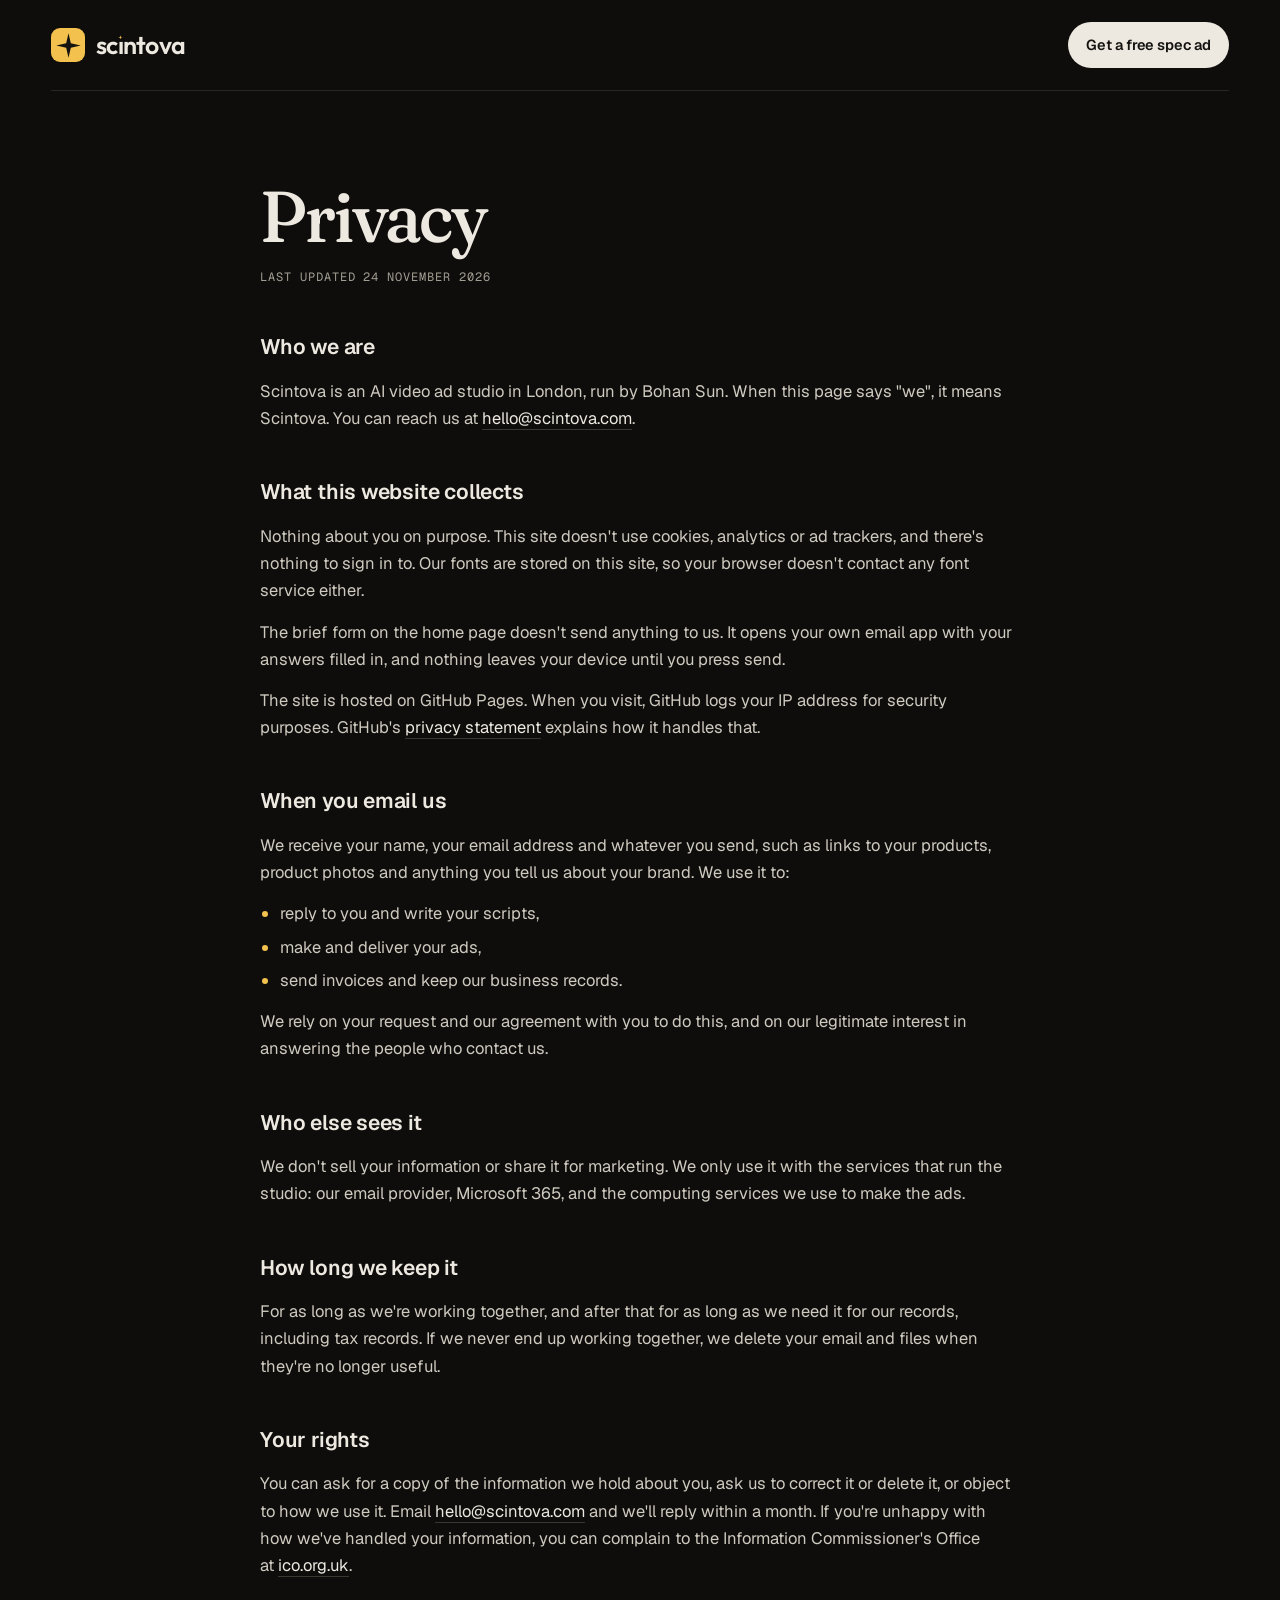
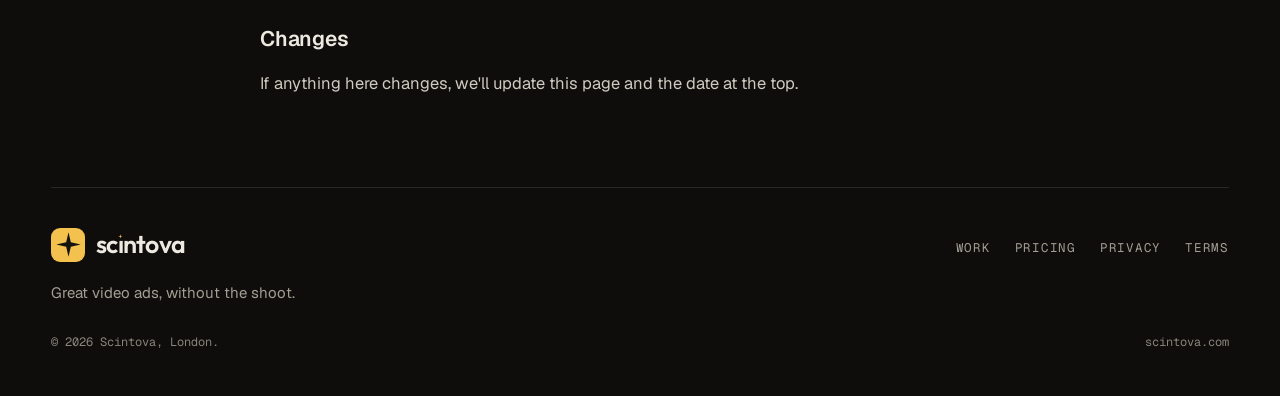
<file: privacy.html>
<!doctype html>
<html lang="en-GB">
<head>
<meta charset="utf-8">
<meta name="viewport" content="width=device-width,initial-scale=1,viewport-fit=cover">
<title>Privacy | Scintova</title>
<meta name="description" content="How Scintova handles your information.">
<link rel="canonical" href="https://scintova.com/privacy.html">
<meta name="theme-color" content="#0E0D0B">
<link rel="icon" href="favicon.svg" type="image/svg+xml">
<link rel="icon" href="favicon-32.png" sizes="32x32" type="image/png">
<link rel="apple-touch-icon" href="apple-touch-icon.png">
<link rel="stylesheet" href="assets/site.css">
</head>
<body>
<div class="wrap">
  <header class="nav">
    <a class="mark" href="./" aria-label="Scintova home">
      <span class="tile" aria-hidden="true"><svg viewBox="0 0 100 100"><path d="M50 8 L58 42 L92 50 L58 58 L50 92 L42 58 L8 50 L42 42 Z" fill="#141310"/></svg></span>
      <span class="word" aria-hidden="true">sc<span class="i"><b>i</b><span>ı</span><svg viewBox="0 0 100 100"><path d="M50 4 L60 40 L96 50 L60 60 L50 96 L40 60 L4 50 L40 40 Z" fill="#F2C14E"/></svg></span>ntova</span>
    </a>
    <a class="cta" href="./#contact">Get a free spec ad</a>
  </header>

  <main class="doc">
    <h1>Privacy</h1>
    <p class="updated">Last updated 24 November 2026</p>

    <h2>Who we are</h2>
    <p>Scintova is an AI video ad studio in London, run by Bohan Sun. When this page says "we", it means Scintova. You can reach us at <a href="mailto:hello@scintova.com">hello@scintova.com</a>.</p>

    <h2>What this website collects</h2>
    <p>Nothing about you on purpose. This site doesn't use cookies, analytics or ad trackers, and there's nothing to sign in to. Our fonts are stored on this site, so your browser doesn't contact any font service either.</p>
    <p>The brief form on the home page doesn't send anything to us. It opens your own email app with your answers filled in, and nothing leaves your device until you press send.</p>
    <p>The site is hosted on GitHub Pages. When you visit, GitHub logs your IP address for security purposes. GitHub's <a href="https://docs.github.com/en/site-policy/privacy-policies/github-general-privacy-statement" rel="noopener">privacy statement</a> explains how it handles that.</p>

    <h2>When you email us</h2>
    <p>We receive your name, your email address and whatever you send, such as links to your products, product photos and anything you tell us about your brand. We use it to:</p>
    <ul>
      <li>reply to you and write your scripts,</li>
      <li>make and deliver your ads,</li>
      <li>send invoices and keep our business records.</li>
    </ul>
    <p>We rely on your request and our agreement with you to do this, and on our legitimate interest in answering the people who contact us.</p>

    <h2>Who else sees it</h2>
    <p>We don't sell your information or share it for marketing. We only use it with the services that run the studio: our email provider, Microsoft 365, and the computing services we use to make the ads.</p>

    <h2>How long we keep it</h2>
    <p>For as long as we're working together, and after that for as long as we need it for our records, including tax records. If we never end up working together, we delete your email and files when they're no longer useful.</p>

    <h2>Your rights</h2>
    <p>You can ask for a copy of the information we hold about you, ask us to correct it or delete it, or object to how we use it. Email <a href="mailto:hello@scintova.com">hello@scintova.com</a> and we'll reply within a month. If you're unhappy with how we've handled your information, you can complain to the Information Commissioner's Office at <a href="https://ico.org.uk/make-a-complaint/" rel="noopener">ico.org.uk</a>.</p>

    <h2>Changes</h2>
    <p>If anything here changes, we'll update this page and the date at the top.</p>
  </main>

  <footer>
    <div>
      <a class="mark" href="./" aria-label="Scintova home">
        <span class="tile" aria-hidden="true"><svg viewBox="0 0 100 100"><path d="M50 8 L58 42 L92 50 L58 58 L50 92 L42 58 L8 50 L42 42 Z" fill="#141310"/></svg></span>
        <span class="word" aria-hidden="true">sc<span class="i"><b>i</b><span>ı</span><svg viewBox="0 0 100 100"><path d="M50 4 L60 40 L96 50 L60 60 L50 96 L40 60 L4 50 L40 40 Z" fill="#F2C14E"/></svg></span>ntova</span>
      </a>
      <p class="tag">Great video ads, without the shoot.</p>
    </div>
    <nav aria-label="Footer">
      <a href="./#work">Work</a>
      <a href="./#pricing">Pricing</a>
      <a href="privacy.html">Privacy</a>
      <a href="terms.html">Terms</a>
    </nav>
    <div class="legal">
      <p>© 2026 Scintova, London.</p>
      <span>scintova.com</span>
    </div>
  </footer>
</div>
</body>
</html>
</file>
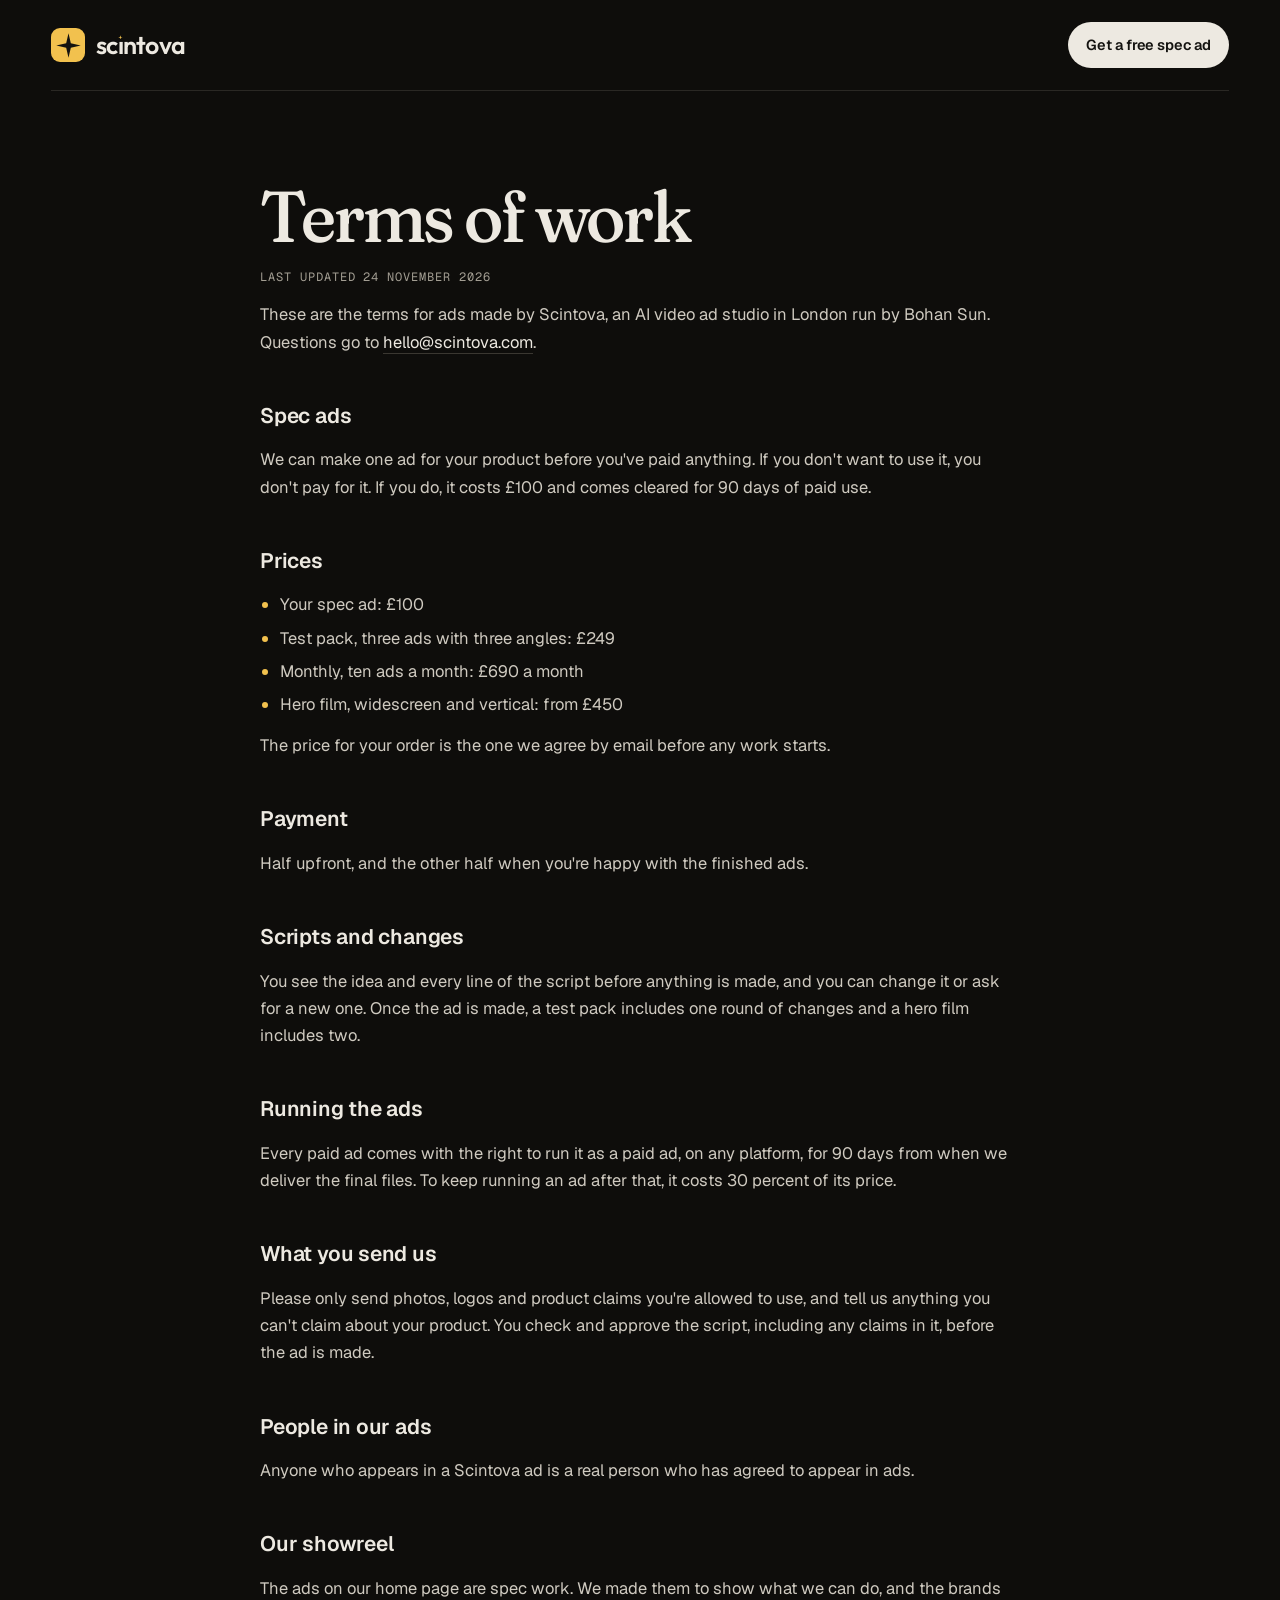
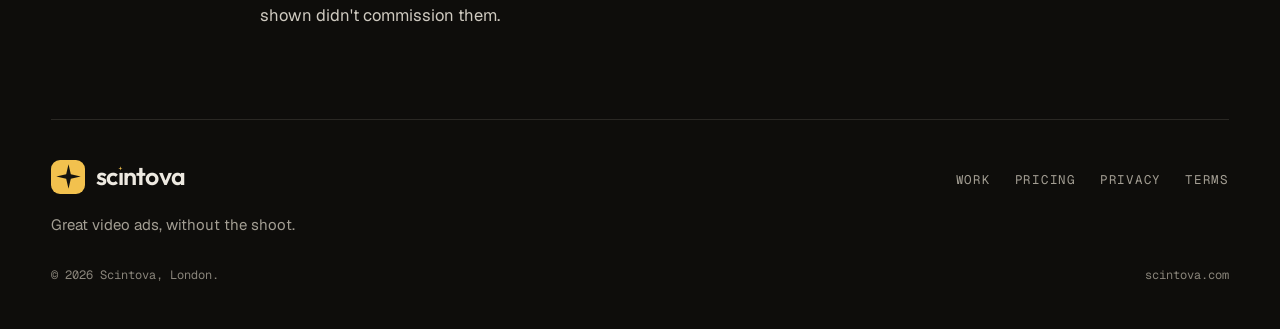
<file: terms.html>
<!doctype html>
<html lang="en-GB">
<head>
<meta charset="utf-8">
<meta name="viewport" content="width=device-width,initial-scale=1,viewport-fit=cover">
<title>Terms | Scintova</title>
<meta name="description" content="How working with Scintova works: spec ads, prices, payment, changes and ad rights.">
<link rel="canonical" href="https://scintova.com/terms.html">
<meta name="theme-color" content="#0E0D0B">
<link rel="icon" href="favicon.svg" type="image/svg+xml">
<link rel="icon" href="favicon-32.png" sizes="32x32" type="image/png">
<link rel="apple-touch-icon" href="apple-touch-icon.png">
<link rel="stylesheet" href="assets/site.css">
</head>
<body>
<div class="wrap">
  <header class="nav">
    <a class="mark" href="./" aria-label="Scintova home">
      <span class="tile" aria-hidden="true"><svg viewBox="0 0 100 100"><path d="M50 8 L58 42 L92 50 L58 58 L50 92 L42 58 L8 50 L42 42 Z" fill="#141310"/></svg></span>
      <span class="word" aria-hidden="true">sc<span class="i"><b>i</b><span>ı</span><svg viewBox="0 0 100 100"><path d="M50 4 L60 40 L96 50 L60 60 L50 96 L40 60 L4 50 L40 40 Z" fill="#F2C14E"/></svg></span>ntova</span>
    </a>
    <a class="cta" href="./#contact">Get a free spec ad</a>
  </header>

  <main class="doc">
    <h1>Terms of work</h1>
    <p class="updated">Last updated 24 November 2026</p>

    <p>These are the terms for ads made by Scintova, an AI video ad studio in London run by Bohan Sun. Questions go to <a href="mailto:hello@scintova.com">hello@scintova.com</a>.</p>

    <h2>Spec ads</h2>
    <p>We can make one ad for your product before you've paid anything. If you don't want to use it, you don't pay for it. If you do, it costs £100 and comes cleared for 90 days of paid use.</p>

    <h2>Prices</h2>
    <ul>
      <li>Your spec ad: £100</li>
      <li>Test pack, three ads with three angles: £249</li>
      <li>Monthly, ten ads a month: £690 a month</li>
      <li>Hero film, widescreen and vertical: from £450</li>
    </ul>
    <p>The price for your order is the one we agree by email before any work starts.</p>

    <h2>Payment</h2>
    <p>Half upfront, and the other half when you're happy with the finished ads.</p>

    <h2>Scripts and changes</h2>
    <p>You see the idea and every line of the script before anything is made, and you can change it or ask for a new one. Once the ad is made, a test pack includes one round of changes and a hero film includes two.</p>

    <h2>Running the ads</h2>
    <p>Every paid ad comes with the right to run it as a paid ad, on any platform, for 90 days from when we deliver the final files. To keep running an ad after that, it costs 30 percent of its price.</p>

    <h2>What you send us</h2>
    <p>Please only send photos, logos and product claims you're allowed to use, and tell us anything you can't claim about your product. You check and approve the script, including any claims in it, before the ad is made.</p>

    <h2>People in our ads</h2>
    <p>Anyone who appears in a Scintova ad is a real person who has agreed to appear in ads.</p>

    <h2>Our showreel</h2>
    <p>The ads on our home page are spec work. We made them to show what we can do, and the brands shown didn't commission them.</p>
  </main>

  <footer>
    <div>
      <a class="mark" href="./" aria-label="Scintova home">
        <span class="tile" aria-hidden="true"><svg viewBox="0 0 100 100"><path d="M50 8 L58 42 L92 50 L58 58 L50 92 L42 58 L8 50 L42 42 Z" fill="#141310"/></svg></span>
        <span class="word" aria-hidden="true">sc<span class="i"><b>i</b><span>ı</span><svg viewBox="0 0 100 100"><path d="M50 4 L60 40 L96 50 L60 60 L50 96 L40 60 L4 50 L40 40 Z" fill="#F2C14E"/></svg></span>ntova</span>
      </a>
      <p class="tag">Great video ads, without the shoot.</p>
    </div>
    <nav aria-label="Footer">
      <a href="./#work">Work</a>
      <a href="./#pricing">Pricing</a>
      <a href="privacy.html">Privacy</a>
      <a href="terms.html">Terms</a>
    </nav>
    <div class="legal">
      <p>© 2026 Scintova, London.</p>
      <span>scintova.com</span>
    </div>
  </footer>
</div>
</body>
</html>
</file>
<file: assets/site.css>
@font-face{font-family:"Outfit";src:url(fonts/outfit-600.woff2) format("woff2");font-weight:600;font-style:normal;font-display:swap}
@font-face{font-family:"Fraunces";src:url(fonts/fraunces.woff2) format("woff2");font-weight:400 500;font-style:normal;font-display:swap}
@font-face{font-family:"Fraunces";src:url(fonts/fraunces-italic.woff2) format("woff2");font-weight:400 500;font-style:italic;font-display:swap}
@font-face{font-family:"Geist";src:url(fonts/geist.woff2) format("woff2");font-weight:300 600;font-style:normal;font-display:swap}
@font-face{font-family:"Geist Mono";src:url(fonts/geist-mono.woff2) format("woff2");font-weight:400 500;font-style:normal;font-display:swap}

:root{
  --bg:#0E0D0B; --bg2:#151411; --bg3:#1B1A17; --ink:#EDE9E1; --ink2:#A39E93; --mute:#8A857B; --line:#2A2824; --line2:#3A3731;
  --spark:#F2C14E; --spark2:#FFE39A;
  --serif:"Fraunces","Iowan Old Style","Palatino Linotype",Georgia,serif;
  --body:"Geist","Helvetica Neue",Helvetica,Arial,sans-serif;
  --mono:"Geist Mono","SF Mono",Menlo,Consolas,monospace;
  --mark:"Outfit","Geist",sans-serif;
  --gutter:clamp(20px,4vw,56px);
  color-scheme:dark;
}
*{box-sizing:border-box}
html{scroll-behavior:smooth;-webkit-text-size-adjust:100%}
body{margin:0;background:var(--bg);color:var(--ink);font-family:var(--body);font-size:16px;line-height:1.55;-webkit-font-smoothing:antialiased;padding-inline:var(--gutter);overflow-x:hidden}
::selection{background:var(--spark);color:#151410}
a{color:inherit;text-decoration:none}
h1,h2,h3{margin:0;text-wrap:balance;font-weight:inherit}
p{margin:0}
ul{margin:0;padding:0;list-style:none}
button,input,select,textarea{font:inherit;color:inherit}
button{background:none;border:0;padding:0;cursor:pointer}
:focus-visible{outline:2px solid var(--spark);outline-offset:3px}
img,video{max-width:100%}
.wrap{max-width:1360px;margin-inline:auto}
.sr{position:absolute;width:1px;height:1px;overflow:hidden;clip:rect(0 0 0 0);white-space:nowrap}
.skip{position:absolute;left:12px;top:-60px;background:var(--spark);color:#151410;padding:10px 14px;border-radius:8px;font-weight:600;z-index:60}
.skip:focus{top:12px}

/* labels */
.eyebrow{font-family:var(--mono);font-size:12px;letter-spacing:.14em;text-transform:uppercase;color:var(--ink2)}
.eyebrow b{color:var(--spark);font-weight:500}

/* mark */
.mark{display:inline-flex;align-items:center;gap:11px;font-family:var(--mark);font-weight:600;font-size:25px;line-height:1;letter-spacing:-.03em;color:var(--ink)}
.mark .tile{width:34px;height:34px;border-radius:9px;background:var(--spark);display:grid;place-items:center;flex:none}
.mark .tile svg{width:29px;height:29px;display:block}
.mark .word{display:inline-flex;align-items:baseline}
.mark .i{position:relative;display:inline-block}
.mark .i b{visibility:hidden;font-weight:inherit}
.mark .i span{position:absolute;left:0;bottom:0;line-height:1}
.mark .i svg{position:absolute;left:.03em;top:.08em;width:.19em;height:.19em}

/* nav */
.nav{display:flex;align-items:center;justify-content:space-between;gap:24px;padding-block:22px;border-bottom:1px solid var(--line)}
.nav ul{display:flex;gap:28px;font-family:var(--mono);font-size:12.5px;letter-spacing:.06em;text-transform:uppercase;color:var(--ink2)}
.nav ul a{padding-block:12px}
.nav ul a:hover{color:var(--ink)}
.cta{display:inline-flex;align-items:center;justify-content:center;gap:10px;min-height:44px;background:var(--ink);color:#141310;padding:12px 18px;font-weight:600;font-size:14.5px;letter-spacing:-.005em;border-radius:999px;transition:background .2s}
.cta:hover{background:var(--spark2)}
.cta.ghost{background:transparent;color:var(--ink);border:1px solid var(--line2)}
.cta.ghost:hover{border-color:var(--ink);background:transparent}
.cta.gold{background:var(--spark)}
.cta.gold:hover{background:var(--spark2)}
@media (max-width:900px){.nav ul{display:none}}

/* sections */
section{padding-block:clamp(56px,8vw,120px)}
.sec-head{display:grid;grid-template-columns:minmax(0,1fr) minmax(0,1fr);gap:20px 48px;align-items:end;margin-bottom:clamp(28px,4vw,48px)}
.sec-head h2{font-family:var(--serif);font-weight:500;font-size:clamp(38px,4.8vw,66px);line-height:.95;letter-spacing:-.03em}
.sec-head h2 em{font-style:italic;font-weight:400;color:var(--spark)}
.sec-head p{color:var(--ink2);max-width:52ch;font-size:17px;text-wrap:pretty}
@media (max-width:760px){.sec-head{grid-template-columns:1fr}}

/* footer */
footer{display:grid;grid-template-columns:minmax(0,1fr) auto;gap:28px 40px;padding-block:40px 44px;border-top:1px solid var(--line)}
footer .tag{margin-top:14px;color:var(--ink2);font-size:15px}
footer nav{display:flex;flex-wrap:wrap;gap:6px 24px;align-items:flex-start;font-family:var(--mono);font-size:12.5px;letter-spacing:.06em;text-transform:uppercase;color:var(--ink2)}
footer nav a{padding-block:10px}
footer nav a:hover{color:var(--ink)}
footer .legal{grid-column:1/-1;display:flex;flex-wrap:wrap;justify-content:space-between;gap:10px 32px;font-family:var(--mono);font-size:12px;color:var(--mute);line-height:1.7}
footer .legal p{max-width:82ch}
@media (max-width:760px){footer{grid-template-columns:1fr}}

/* legal pages */
.doc{max-width:760px;margin-inline:auto;padding-block:clamp(48px,7vw,96px)}
.doc h1{font-family:var(--serif);font-weight:500;font-size:clamp(42px,6vw,72px);line-height:.98;letter-spacing:-.03em}
.doc .updated{margin-top:16px;font-family:var(--mono);font-size:12px;letter-spacing:.08em;text-transform:uppercase;color:var(--ink2)}
.doc h2{font-size:21px;font-weight:600;letter-spacing:-.01em;margin-top:44px}
.doc p,.doc li{color:#CFCAC0;font-size:16.5px;line-height:1.65;text-wrap:pretty}
.doc p{margin-top:14px}
.doc ul{margin-top:14px;padding-left:20px;list-style:disc}
.doc li{margin-top:6px}
.doc li::marker{color:var(--spark)}
.doc a{color:var(--ink);border-bottom:1px solid var(--line2)}
.doc a:hover{border-color:var(--ink)}
</file>
